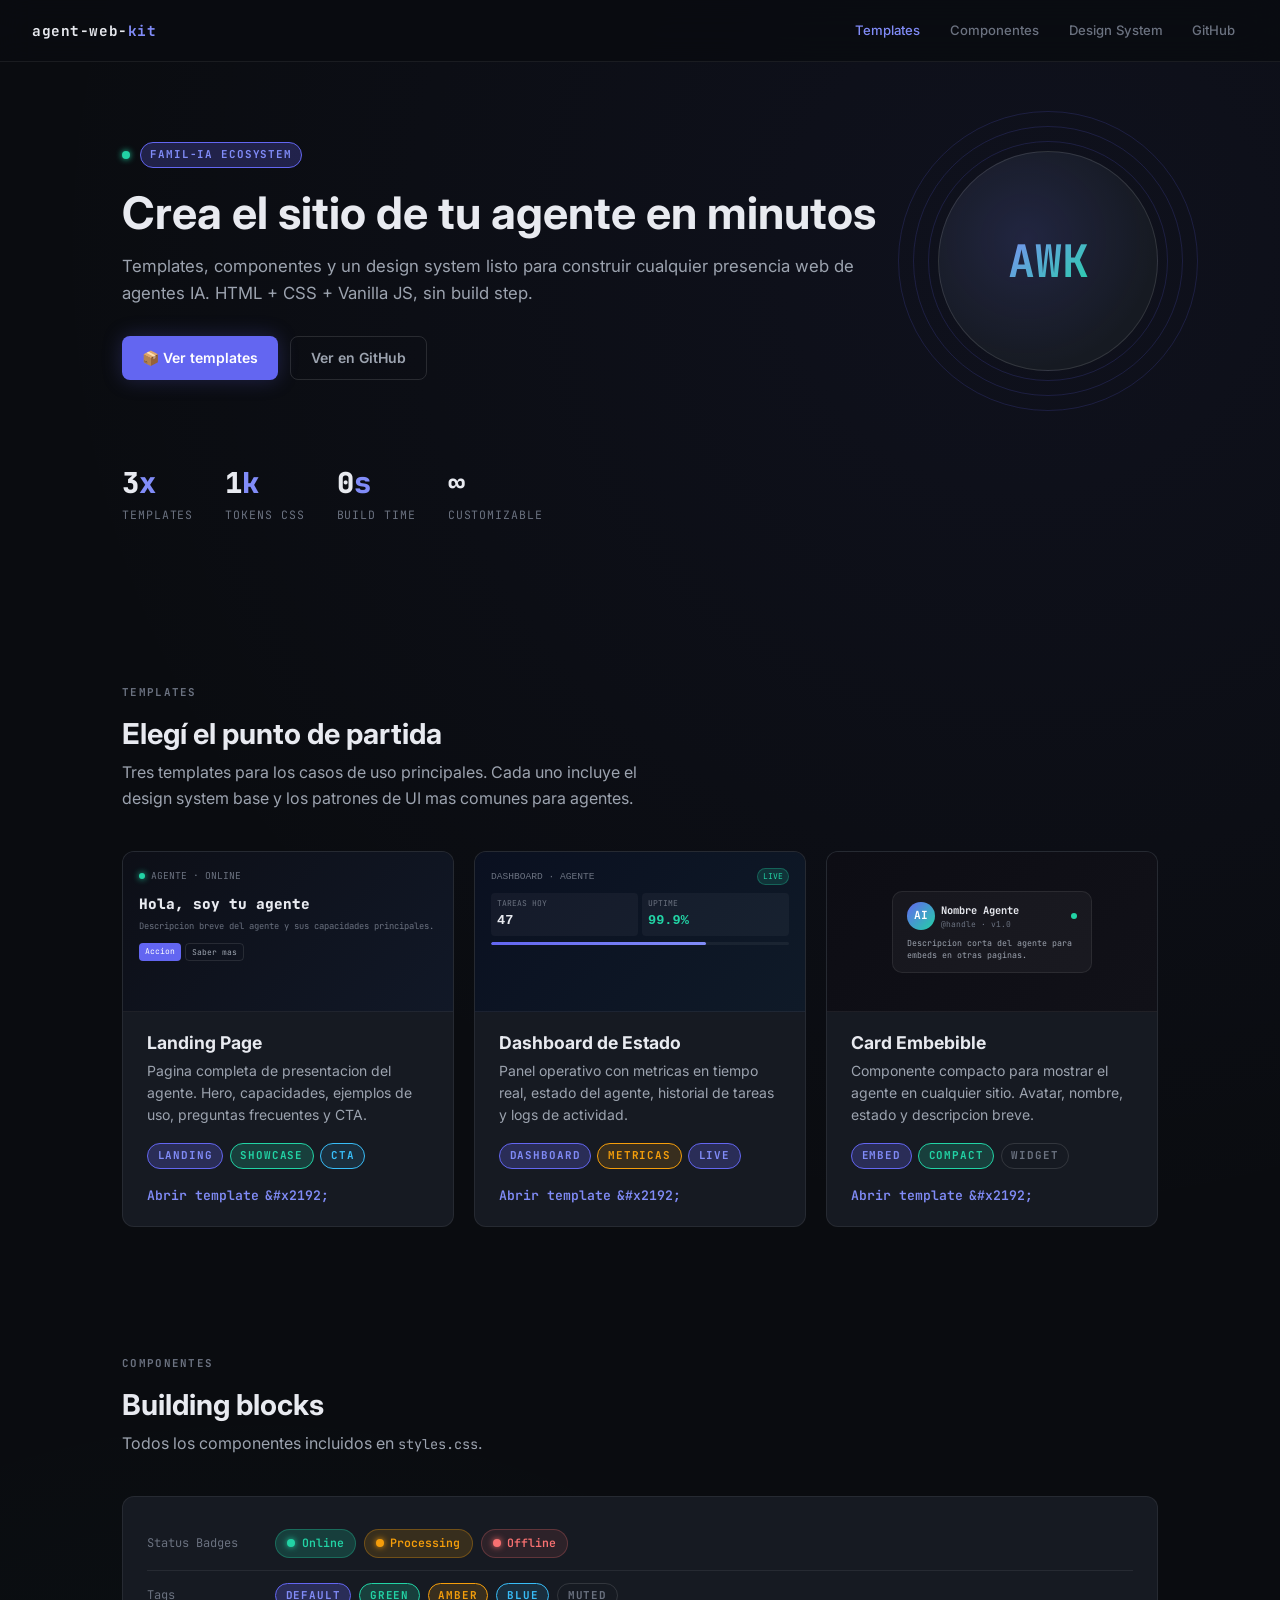
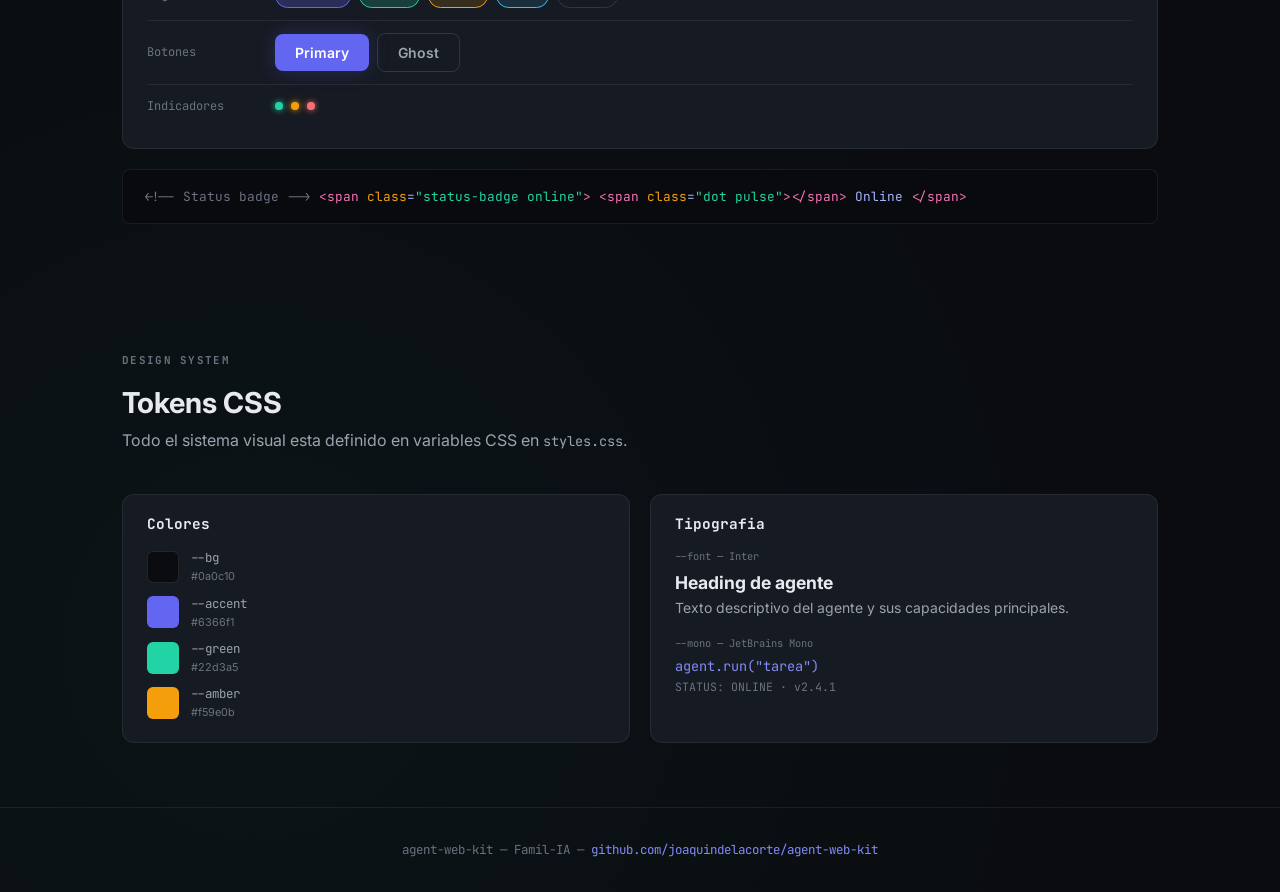
<file: index.html>
<!DOCTYPE html>
<html lang="es" data-theme="dark">
<head>
<meta charset="UTF-8">
<meta name="viewport" content="width=device-width, initial-scale=1.0">
<title>Agent Web Kit — Famil-IA</title>
<link rel="stylesheet" href="styles.css">
<style>
.hero {
  max-width: 1100px; margin: 0 auto;
  padding: 5rem 2rem 3rem;
  display: grid; grid-template-columns: 1fr auto; gap: 2rem; align-items: center;
}
.hero-eyebrow { display: flex; align-items: center; gap: .6rem; margin-bottom: 1.2rem; }
.hero h1 { margin-bottom: .8rem; }
.hero p  { font-size: 1.05rem; margin-bottom: 1.8rem; }
.hero-actions { display: flex; gap: .75rem; flex-wrap: wrap; }
.hero-visual {
  width: 220px; height: 220px;
  background: radial-gradient(circle at 40% 40%, rgba(99,102,241,.15), transparent 70%),
              var(--card);
  border: 1px solid var(--border-mid);
  border-radius: 50%;
  display: flex; align-items: center; justify-content: center;
  position: relative; flex-shrink: 0;
}
.hero-visual .logo-inner {
  font-family: var(--mono); font-size: 2.8rem; font-weight: 700;
  background: linear-gradient(135deg, var(--accent-mid), var(--green));
  -webkit-background-clip: text; -webkit-text-fill-color: transparent;
}
.ring {
  position: absolute; border-radius: 50%;
  border: 1px solid rgba(99,102,241,.18);
  animation: ring-pulse 3s ease-in-out infinite;
}
.ring-1 { width: 240px; height: 240px; animation-delay: 0s; }
.ring-2 { width: 270px; height: 270px; animation-delay: .8s; }
.ring-3 { width: 300px; height: 300px; animation-delay: 1.6s; }
@keyframes ring-pulse {
  0%,100% { opacity: .3; }
  50%      { opacity: .08; }
}

.template-grid { grid-template-columns: repeat(auto-fit, minmax(300px,1fr)); }
.template-card {
  background: var(--card); border: 1px solid var(--border);
  border-radius: var(--radius); overflow: hidden;
  transition: border-color .2s, transform .2s, box-shadow .2s;
  display: flex; flex-direction: column;
}
.template-card:hover {
  border-color: var(--accent);
  transform: translateY(-2px);
  box-shadow: 0 8px 32px var(--accent-glow);
}
.template-preview {
  height: 160px;
  background: #080a0e;
  display: flex; align-items: center; justify-content: center;
  border-bottom: 1px solid var(--border);
  font-family: var(--mono); font-size: .72rem; color: var(--muted);
  position: relative; overflow: hidden;
}
.preview-landing {
  background: linear-gradient(135deg, #0d0f17 0%, #111827 100%);
}
.preview-dashboard {
  background: linear-gradient(135deg, #0a1020 0%, #0f1a28 100%);
}
.preview-card {
  background: linear-gradient(135deg, #0d0d14 0%, #111118 100%);
}
.preview-mini { width: 100%; height: 100%; padding: 1rem; position: relative; }
.template-body { padding: 1.25rem 1.5rem; flex: 1; display: flex; flex-direction: column; }
.template-body h3 { margin-bottom: .4rem; }
.template-body p  { font-size: .875rem; margin-bottom: 1rem; flex: 1; }
.template-tags { display: flex; gap: .4rem; flex-wrap: wrap; margin-bottom: 1rem; }
.template-link {
  display: inline-flex; align-items: center; gap: .4rem;
  font-size: .82rem; font-weight: 600; color: var(--accent-mid);
  font-family: var(--mono);
}
.template-link:hover { color: var(--ink); }
.template-link::after { content: '&#x2192;'; }

/* Components section */
.comp-row { display: flex; gap: .5rem; flex-wrap: wrap; align-items: center; padding: .75rem 0; border-bottom: 1px solid var(--border); }
.comp-row:last-child { border-bottom: none; }
.comp-label { width: 120px; font-size: .75rem; color: var(--muted); font-family: var(--mono); flex-shrink: 0; }
.comp-demo { display: flex; gap: .5rem; flex-wrap: wrap; align-items: center; }

/* Stats */
.stats-row { display: flex; gap: 2rem; flex-wrap: wrap; margin: 2rem 0; }
.stat-item { }
.stat-val { font-size: 1.8rem; font-weight: 800; font-family: var(--mono); color: var(--ink); }
.stat-val span { color: var(--accent-mid); }
.stat-label { font-size: .72rem; color: var(--muted); font-family: var(--mono); text-transform: uppercase; letter-spacing: .08em; }

@media (max-width: 700px) {
  .hero { grid-template-columns: 1fr; }
  .hero-visual { display: none; }
}
</style>
</head>
<body>

<nav class="nav">
  <div class="nav-brand">agent-web-<span>kit</span></div>
  <div class="nav-links">
    <a href="#templates" class="active"><span>Templates</span></a>
    <a href="#components"><span>Componentes</span></a>
    <a href="#design"><span>Design System</span></a>
    <a href="https://github.com/joaquindelacorte/agent-web-kit" target="_blank" rel="noopener">
      <span>GitHub</span>
    </a>
  </div>
</nav>

<!-- HERO -->
<section class="hero fade-in">
  <div>
    <div class="hero-eyebrow">
      <span class="dot pulse"></span>
      <span class="tag">Famil-IA Ecosystem</span>
    </div>
    <h1>Crea el sitio de tu agente en minutos</h1>
    <p>Templates, componentes y un design system listo para construir cualquier presencia web de agentes IA. HTML + CSS + Vanilla JS, sin build step.</p>
    <div class="hero-actions">
      <a href="#templates" class="btn btn-primary">&#x1F4E6; Ver templates</a>
      <a href="https://github.com/joaquindelacorte/agent-web-kit" class="btn btn-ghost" target="_blank" rel="noopener">Ver en GitHub</a>
    </div>
  </div>
  <div class="hero-visual">
    <div class="ring ring-1"></div>
    <div class="ring ring-2"></div>
    <div class="ring ring-3"></div>
    <div class="logo-inner">AWK</div>
  </div>
</section>

<!-- STATS -->
<div class="section" style="padding-top:0">
  <div class="stats-row">
    <div class="stat-item">
      <div class="stat-val">3<span>x</span></div>
      <div class="stat-label">Templates</div>
    </div>
    <div class="stat-item">
      <div class="stat-val">1<span>k</span></div>
      <div class="stat-label">Tokens CSS</div>
    </div>
    <div class="stat-item">
      <div class="stat-val">0<span>s</span></div>
      <div class="stat-label">Build time</div>
    </div>
    <div class="stat-item">
      <div class="stat-val">&#x221E;</div>
      <div class="stat-label">Customizable</div>
    </div>
  </div>
</div>

<!-- TEMPLATES -->
<section class="section" id="templates">
  <div class="section-label">Templates</div>
  <h2 class="section-title">Elegí el punto de partida</h2>
  <p class="section-subtitle">Tres templates para los casos de uso principales. Cada uno incluye el design system base y los patrones de UI mas comunes para agentes.</p>

  <div class="grid template-grid">

    <!-- Landing -->
    <div class="template-card">
      <div class="template-preview preview-landing">
        <div class="preview-mini">
          <div style="display:flex;align-items:center;gap:6px;margin-bottom:8px">
            <div style="width:6px;height:6px;border-radius:50%;background:#22d3a5;box-shadow:0 0 6px #22d3a5"></div>
            <div style="font-size:.6rem;color:#6b7280">AGENTE · ONLINE</div>
          </div>
          <div style="font-size:.9rem;font-weight:800;color:#e8eaf0;margin-bottom:4px">Hola, soy tu agente</div>
          <div style="font-size:.55rem;color:#6b7280;margin-bottom:10px">Descripcion breve del agente y sus capacidades principales.</div>
          <div style="display:flex;gap:4px">
            <div style="background:#6366f1;color:#fff;font-size:.5rem;padding:2px 6px;border-radius:4px">Accion</div>
            <div style="border:1px solid rgba(255,255,255,.1);color:#9ca3af;font-size:.5rem;padding:2px 6px;border-radius:4px">Saber mas</div>
          </div>
        </div>
      </div>
      <div class="template-body">
        <h3>Landing Page</h3>
        <p>Pagina completa de presentacion del agente. Hero, capacidades, ejemplos de uso, preguntas frecuentes y CTA.</p>
        <div class="template-tags">
          <span class="tag">Landing</span>
          <span class="tag green">Showcase</span>
          <span class="tag blue">CTA</span>
        </div>
        <a href="templates/landing/" class="template-link">Abrir template</a>
      </div>
    </div>

    <!-- Dashboard -->
    <div class="template-card">
      <div class="template-preview preview-dashboard">
        <div class="preview-mini">
          <div style="display:flex;justify-content:space-between;align-items:center;margin-bottom:8px">
            <div style="font-size:.6rem;font-family:monospace;color:#6b7280">DASHBOARD · AGENTE</div>
            <div style="font-size:.5rem;background:rgba(34,211,165,.15);color:#22d3a5;padding:1px 5px;border-radius:99px;border:1px solid rgba(34,211,165,.3)">LIVE</div>
          </div>
          <div style="display:grid;grid-template-columns:1fr 1fr;gap:4px;margin-bottom:6px">
            <div style="background:rgba(255,255,255,.04);border-radius:4px;padding:4px 6px">
              <div style="font-size:.5rem;color:#6b7280">TAREAS HOY</div>
              <div style="font-size:.85rem;font-weight:700;color:#e8eaf0;font-family:monospace">47</div>
            </div>
            <div style="background:rgba(255,255,255,.04);border-radius:4px;padding:4px 6px">
              <div style="font-size:.5rem;color:#6b7280">UPTIME</div>
              <div style="font-size:.85rem;font-weight:700;color:#22d3a5;font-family:monospace">99.9%</div>
            </div>
          </div>
          <div style="height:3px;background:rgba(255,255,255,.05);border-radius:99px;overflow:hidden">
            <div style="width:72%;height:100%;background:linear-gradient(90deg,#6366f1,#818cf8);border-radius:99px"></div>
          </div>
        </div>
      </div>
      <div class="template-body">
        <h3>Dashboard de Estado</h3>
        <p>Panel operativo con metricas en tiempo real, estado del agente, historial de tareas y logs de actividad.</p>
        <div class="template-tags">
          <span class="tag">Dashboard</span>
          <span class="tag amber">Metricas</span>
          <span class="tag">Live</span>
        </div>
        <a href="templates/dashboard/" class="template-link">Abrir template</a>
      </div>
    </div>

    <!-- Card embed -->
    <div class="template-card">
      <div class="template-preview preview-card">
        <div class="preview-mini" style="display:flex;align-items:center;justify-content:center">
          <div style="background:rgba(255,255,255,.04);border:1px solid rgba(255,255,255,.08);border-radius:10px;padding:10px 14px;width:90%;max-width:200px">
            <div style="display:flex;align-items:center;gap:6px;margin-bottom:6px">
              <div style="width:28px;height:28px;border-radius:50%;background:linear-gradient(135deg,#6366f1,#22d3a5);display:flex;align-items:center;justify-content:center;font-size:.7rem;font-weight:700;color:#fff">AI</div>
              <div>
                <div style="font-size:.65rem;font-weight:700;color:#e8eaf0">Nombre Agente</div>
                <div style="font-size:.5rem;color:#6b7280">@handle · v1.0</div>
              </div>
              <div style="margin-left:auto;width:6px;height:6px;border-radius:50%;background:#22d3a5"></div>
            </div>
            <div style="font-size:.52rem;color:#9ca3af;line-height:1.5">Descripcion corta del agente para embeds en otras paginas.</div>
          </div>
        </div>
      </div>
      <div class="template-body">
        <h3>Card Embebible</h3>
        <p>Componente compacto para mostrar el agente en cualquier sitio. Avatar, nombre, estado y descripcion breve.</p>
        <div class="template-tags">
          <span class="tag">Embed</span>
          <span class="tag green">Compact</span>
          <span class="tag muted">Widget</span>
        </div>
        <a href="templates/card/" class="template-link">Abrir template</a>
      </div>
    </div>

  </div>
</section>

<!-- COMPONENTS -->
<section class="section" id="components">
  <div class="section-label">Componentes</div>
  <h2 class="section-title">Building blocks</h2>
  <p class="section-subtitle">Todos los componentes incluidos en <code>styles.css</code>.</p>

  <div class="card" style="margin-bottom:1.25rem">
    <div class="comp-row">
      <div class="comp-label">Status Badges</div>
      <div class="comp-demo">
        <span class="status-badge online"><span class="dot pulse"></span> Online</span>
        <span class="status-badge busy"><span class="dot amber"></span> Processing</span>
        <span class="status-badge offline"><span class="dot red"></span> Offline</span>
      </div>
    </div>
    <div class="comp-row">
      <div class="comp-label">Tags</div>
      <div class="comp-demo">
        <span class="tag">Default</span>
        <span class="tag green">Green</span>
        <span class="tag amber">Amber</span>
        <span class="tag blue">Blue</span>
        <span class="tag muted">Muted</span>
      </div>
    </div>
    <div class="comp-row">
      <div class="comp-label">Botones</div>
      <div class="comp-demo">
        <button class="btn btn-primary">Primary</button>
        <button class="btn btn-ghost">Ghost</button>
      </div>
    </div>
    <div class="comp-row">
      <div class="comp-label">Indicadores</div>
      <div class="comp-demo">
        <span class="dot pulse"></span>
        <span class="dot amber"></span>
        <span class="dot red"></span>
      </div>
    </div>
  </div>

  <div class="codeblock">
<span class="cm">&lt;!-- Status badge --&gt;</span>
<span class="ck">&lt;span</span> <span class="cv">class</span>=<span class="cs">"status-badge online"</span><span class="ck">&gt;</span>
  <span class="ck">&lt;span</span> <span class="cv">class</span>=<span class="cs">"dot pulse"</span><span class="ck">&gt;&lt;/span&gt;</span> Online
<span class="ck">&lt;/span&gt;</span>
  </div>
</section>

<!-- DESIGN SYSTEM -->
<section class="section" id="design">
  <div class="section-label">Design System</div>
  <h2 class="section-title">Tokens CSS</h2>
  <p class="section-subtitle">Todo el sistema visual esta definido en variables CSS en <code>styles.css</code>.</p>

  <div class="grid g2">
    <div class="card">
      <h3 style="margin-bottom:1rem;font-size:.9rem;font-family:var(--mono)">Colores</h3>
      <div style="display:flex;flex-direction:column;gap:.5rem">
        <div style="display:flex;align-items:center;gap:.75rem">
          <div style="width:32px;height:32px;border-radius:6px;background:#0a0c10;border:1px solid rgba(255,255,255,.1)"></div>
          <div><div style="font-size:.78rem;font-family:var(--mono);color:var(--soft)">--bg</div><div style="font-size:.68rem;color:var(--muted)">#0a0c10</div></div>
        </div>
        <div style="display:flex;align-items:center;gap:.75rem">
          <div style="width:32px;height:32px;border-radius:6px;background:#6366f1"></div>
          <div><div style="font-size:.78rem;font-family:var(--mono);color:var(--soft)">--accent</div><div style="font-size:.68rem;color:var(--muted)">#6366f1</div></div>
        </div>
        <div style="display:flex;align-items:center;gap:.75rem">
          <div style="width:32px;height:32px;border-radius:6px;background:#22d3a5"></div>
          <div><div style="font-size:.78rem;font-family:var(--mono);color:var(--soft)">--green</div><div style="font-size:.68rem;color:var(--muted)">#22d3a5</div></div>
        </div>
        <div style="display:flex;align-items:center;gap:.75rem">
          <div style="width:32px;height:32px;border-radius:6px;background:#f59e0b"></div>
          <div><div style="font-size:.78rem;font-family:var(--mono);color:var(--soft)">--amber</div><div style="font-size:.68rem;color:var(--muted)">#f59e0b</div></div>
        </div>
      </div>
    </div>
    <div class="card">
      <h3 style="margin-bottom:1rem;font-size:.9rem;font-family:var(--mono)">Tipografia</h3>
      <div style="display:flex;flex-direction:column;gap:1rem">
        <div>
          <div style="font-family:var(--mono);font-size:.65rem;color:var(--muted);margin-bottom:.25rem">--font — Inter</div>
          <div style="font-size:1.1rem;font-weight:700">Heading de agente</div>
          <div style="font-size:.875rem;color:var(--soft)">Texto descriptivo del agente y sus capacidades principales.</div>
        </div>
        <div>
          <div style="font-family:var(--mono);font-size:.65rem;color:var(--muted);margin-bottom:.25rem">--mono — JetBrains Mono</div>
          <div style="font-family:var(--mono);font-size:.85rem;color:var(--accent-mid)">agent.run("tarea")</div>
          <div style="font-family:var(--mono);font-size:.72rem;color:var(--muted)">STATUS: ONLINE · v2.4.1</div>
        </div>
      </div>
    </div>
  </div>
</section>

<footer class="footer">
  agent-web-kit &mdash; Famil-IA &mdash;
  <a href="https://github.com/joaquindelacorte/agent-web-kit" target="_blank" rel="noopener">github.com/joaquindelacorte/agent-web-kit</a>
</footer>

</body>
</html>
</file>
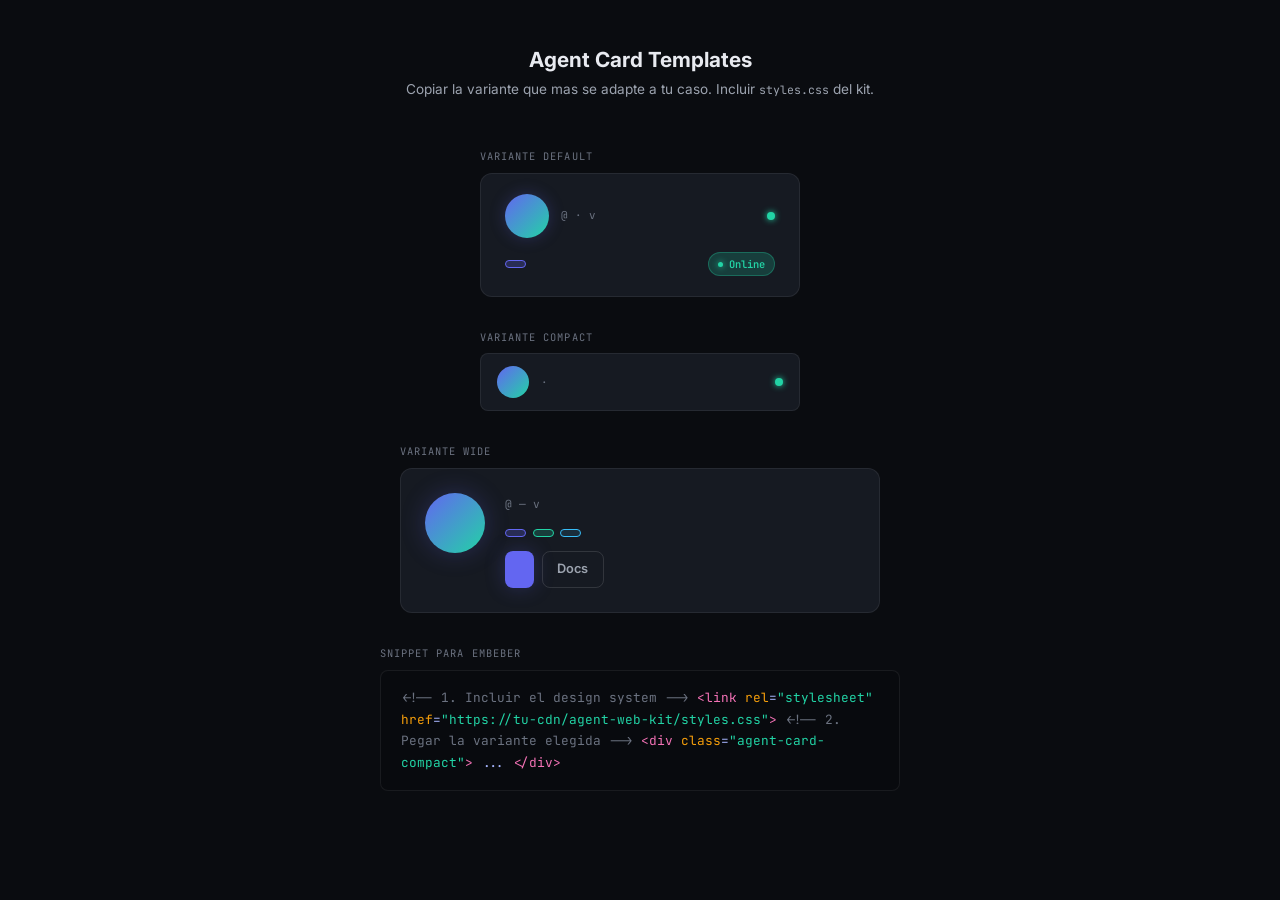
<file: templates/card/index.html>
<!DOCTYPE html>
<html lang="es">
<head>
<meta charset="UTF-8">
<meta name="viewport" content="width=device-width, initial-scale=1.0">
<title>Agent Card — <!-- AGENT_NAME --></title>
<link rel="stylesheet" href="../../styles.css">
<style>
body {
  display: flex; flex-direction: column;
  align-items: center; justify-content: flex-start;
  padding: 3rem 1rem; gap: 2rem;
  background: var(--bg);
}

/* ── Variante DEFAULT ── */
.agent-card {
  background: var(--card);
  border: 1px solid var(--border);
  border-radius: var(--radius);
  padding: 1.25rem 1.5rem;
  width: 320px;
  transition: border-color .2s, box-shadow .2s;
}
.agent-card:hover {
  border-color: var(--accent);
  box-shadow: 0 0 24px var(--accent-glow);
}
.card-header {
  display: flex; align-items: center; gap: .75rem;
  margin-bottom: .9rem;
}
.card-avatar {
  width: 44px; height: 44px; border-radius: 50%; flex-shrink: 0;
  background: linear-gradient(135deg, var(--accent), var(--green));
  display: flex; align-items: center; justify-content: center;
  font-family: var(--mono); font-weight: 700; font-size: 1rem; color: #fff;
  box-shadow: 0 0 16px var(--accent-glow);
}
.card-identity { flex: 1; }
.card-name { font-weight: 700; font-size: .95rem; }
.card-handle { font-family: var(--mono); font-size: .68rem; color: var(--muted); }
.card-desc { font-size: .82rem; color: var(--soft); line-height: 1.5; margin-bottom: .9rem; }
.card-footer { display: flex; align-items: center; justify-content: space-between; }
.card-meta { display: flex; gap: .5rem; align-items: center; }

/* ── Variante COMPACT ── */
.agent-card-compact {
  background: var(--card);
  border: 1px solid var(--border);
  border-radius: var(--radius-sm);
  padding: .75rem 1rem;
  display: flex; align-items: center; gap: .75rem;
  width: 320px;
  transition: border-color .2s;
}
.agent-card-compact:hover { border-color: var(--accent); }
.compact-avatar {
  width: 32px; height: 32px; border-radius: 50%; flex-shrink: 0;
  background: linear-gradient(135deg, var(--accent), var(--green));
  display: flex; align-items: center; justify-content: center;
  font-family: var(--mono); font-weight: 700; font-size: .75rem; color: #fff;
}
.compact-body { flex: 1; }
.compact-name { font-size: .82rem; font-weight: 700; }
.compact-sub  { font-size: .68rem; color: var(--muted); font-family: var(--mono); }

/* ── Variante WIDE ── */
.agent-card-wide {
  background: var(--card);
  border: 1px solid var(--border);
  border-radius: var(--radius);
  padding: 1.5rem;
  width: 480px; max-width: 100%;
  display: grid; grid-template-columns: auto 1fr;
  gap: 1.25rem; align-items: start;
}
.wide-avatar {
  width: 60px; height: 60px; border-radius: 50%;
  background: linear-gradient(135deg, var(--accent), var(--green));
  display: flex; align-items: center; justify-content: center;
  font-family: var(--mono); font-weight: 700; font-size: 1.2rem; color: #fff;
  box-shadow: 0 0 24px var(--accent-glow);
}
.wide-body {}
.wide-name { font-size: 1.1rem; font-weight: 700; margin-bottom: .2rem; }
.wide-handle { font-family: var(--mono); font-size: .7rem; color: var(--muted); margin-bottom: .6rem; }
.wide-desc { font-size: .85rem; color: var(--soft); margin-bottom: .9rem; }
.wide-tags { display: flex; gap: .4rem; flex-wrap: wrap; margin-bottom: .9rem; }
.wide-actions { display: flex; gap: .5rem; }

/* Labels de sección de ejemplo */
.example-label {
  font-family: var(--mono); font-size: .65rem; text-transform: uppercase;
  letter-spacing: .1em; color: var(--muted); margin-bottom: .5rem;
}
</style>
</head>
<body>

<div style="text-align:center;max-width:520px;margin-bottom:1rem">
  <h1 style="font-size:1.3rem;margin-bottom:.35rem">Agent Card Templates</h1>
  <p style="font-size:.85rem">Copiar la variante que mas se adapte a tu caso. Incluir <code>styles.css</code> del kit.</p>
</div>

<!-- DEFAULT CARD -->
<div>
  <div class="example-label">Variante Default</div>
  <div class="agent-card">
    <div class="card-header">
      <div class="card-avatar"><!-- AGENT_INITIAL --></div>
      <div class="card-identity">
        <div class="card-name"><!-- AGENT_NAME --></div>
        <div class="card-handle">@<!-- AGENT_HANDLE --> &middot; v<!-- AGENT_VERSION --></div>
      </div>
      <span class="dot pulse" style="flex-shrink:0"></span>
    </div>
    <div class="card-desc"><!-- AGENT_SHORT_DESC --></div>
    <div class="card-footer">
      <div class="card-meta">
        <span class="tag"><!-- AGENT_CAT --></span>
      </div>
      <span class="status-badge online" style="font-size:.65rem;padding:.15rem .55rem">
        <span class="dot" style="width:5px;height:5px"></span> Online
      </span>
    </div>
  </div>
</div>

<!-- COMPACT CARD -->
<div>
  <div class="example-label">Variante Compact</div>
  <div class="agent-card-compact">
    <div class="compact-avatar"><!-- AGENT_INITIAL --></div>
    <div class="compact-body">
      <div class="compact-name"><!-- AGENT_NAME --></div>
      <div class="compact-sub"><!-- AGENT_HANDLE --> &middot; <!-- AGENT_CAT --></div>
    </div>
    <span class="dot pulse"></span>
  </div>
</div>

<!-- WIDE CARD -->
<div>
  <div class="example-label">Variante Wide</div>
  <div class="agent-card-wide">
    <div class="wide-avatar"><!-- AGENT_INITIAL --></div>
    <div class="wide-body">
      <div class="wide-name"><!-- AGENT_NAME --></div>
      <div class="wide-handle">@<!-- AGENT_HANDLE --> &mdash; v<!-- AGENT_VERSION --></div>
      <div class="wide-desc"><!-- AGENT_DESC --></div>
      <div class="wide-tags">
        <span class="tag"><!-- TAG1 --></span>
        <span class="tag green"><!-- TAG2 --></span>
        <span class="tag blue"><!-- TAG3 --></span>
      </div>
      <div class="wide-actions">
        <a href="<!-- CTA_URL -->" class="btn btn-primary" style="font-size:.8rem;padding:.45rem .9rem"><!-- CTA_LABEL --></a>
        <a href="<!-- DOCS_URL -->" class="btn btn-ghost" style="font-size:.8rem;padding:.45rem .9rem">Docs</a>
      </div>
    </div>
  </div>
</div>

<!-- EMBED SNIPPET -->
<div style="width:100%;max-width:520px">
  <div class="example-label">Snippet para embeber</div>
  <div class="codeblock">
<span class="cm">&lt;!-- 1. Incluir el design system --&gt;</span>
<span class="ck">&lt;link</span> <span class="cv">rel</span>=<span class="cs">"stylesheet"</span>
      <span class="cv">href</span>=<span class="cs">"https://tu-cdn/agent-web-kit/styles.css"</span><span class="ck">&gt;</span>

<span class="cm">&lt;!-- 2. Pegar la variante elegida --&gt;</span>
<span class="ck">&lt;div</span> <span class="cv">class</span>=<span class="cs">"agent-card-compact"</span><span class="ck">&gt;</span>
  ...
<span class="ck">&lt;/div&gt;</span>
  </div>
</div>

</body>
</html>
</file>
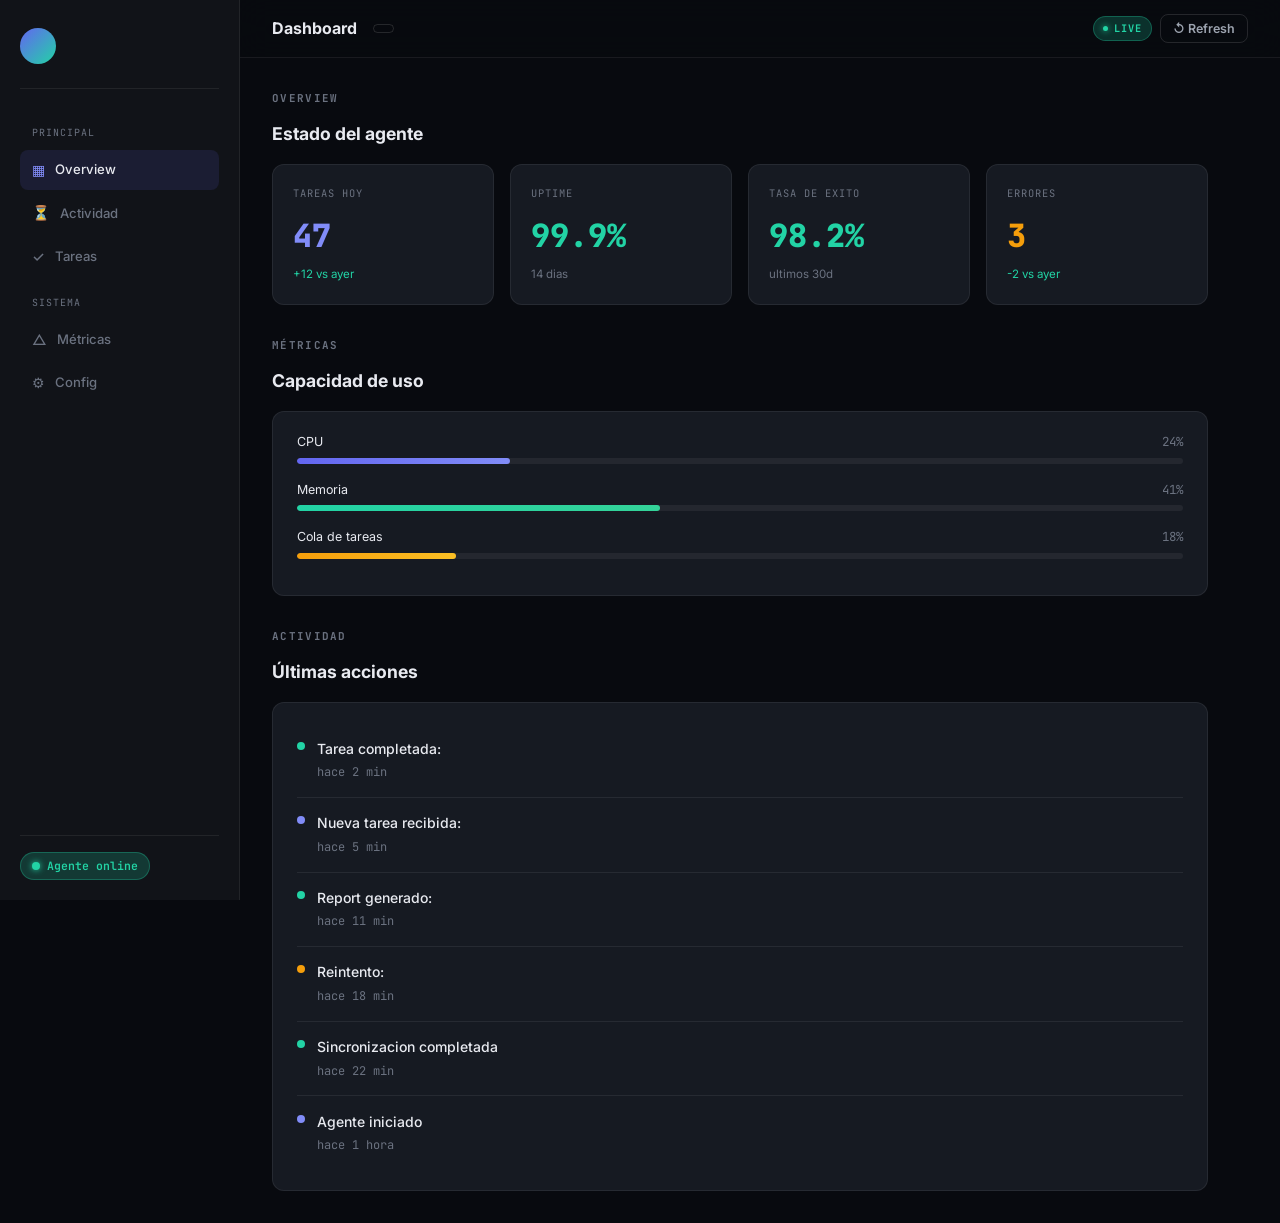
<file: templates/dashboard/index.html>
<!DOCTYPE html>
<html lang="es">
<head>
<meta charset="UTF-8">
<meta name="viewport" content="width=device-width, initial-scale=1.0">
<title><!-- AGENT_NAME --> Dashboard</title>
<link rel="stylesheet" href="../../styles.css">
<style>
body { background: #080a0f; }

.dash-layout {
  display: grid;
  grid-template-columns: 240px 1fr;
  min-height: 100vh;
}

/* Sidebar */
.sidebar {
  background: var(--surface);
  border-right: 1px solid var(--border);
  padding: 1.25rem;
  display: flex; flex-direction: column;
  position: sticky; top: 0; height: 100vh; overflow-y: auto;
}
.sidebar-brand {
  display: flex; align-items: center; gap: .75rem;
  padding: .5rem 0 1.5rem;
  border-bottom: 1px solid var(--border);
  margin-bottom: 1.25rem;
}
.sidebar-avatar {
  width: 36px; height: 36px; border-radius: 50%;
  background: linear-gradient(135deg, var(--accent), var(--green));
  display: flex; align-items: center; justify-content: center;
  font-family: var(--mono); font-size: .85rem; font-weight: 700; color: #fff;
  flex-shrink: 0;
}
.sidebar-name { font-size: .85rem; font-weight: 700; }
.sidebar-handle { font-size: .68rem; color: var(--muted); font-family: var(--mono); }
.sidebar-nav { display: flex; flex-direction: column; gap: .15rem; }
.sidebar-nav a {
  display: flex; align-items: center; gap: .6rem;
  padding: .55rem .75rem; border-radius: var(--radius-sm);
  font-size: .82rem; font-weight: 500; color: var(--muted);
  transition: all .15s;
}
.sidebar-nav a:hover { color: var(--ink); background: rgba(255,255,255,.05); }
.sidebar-nav a.active { color: var(--ink); background: rgba(99,102,241,.12); }
.sidebar-nav a.active .nav-icon { color: var(--accent-mid); }
.nav-icon { font-size: .9rem; }
.sidebar-section { font-family: var(--mono); font-size: .62rem; text-transform: uppercase; letter-spacing: .1em; color: var(--muted); padding: 1rem .75rem .4rem; }
.sidebar-footer { margin-top: auto; padding-top: 1rem; border-top: 1px solid var(--border); }

/* Main */
.dash-main { overflow-y: auto; }
.dash-topbar {
  position: sticky; top: 0; z-index: 20;
  background: rgba(8,10,15,.9); backdrop-filter: blur(16px);
  border-bottom: 1px solid var(--border);
  padding: .9rem 2rem;
  display: flex; align-items: center; gap: 1rem;
}
.dash-topbar h1 { font-size: 1rem; font-weight: 700; }
.dash-topbar .ml-auto { margin-left: auto; display: flex; gap: .5rem; align-items: center; }
.dash-content { padding: 2rem; max-width: 1000px; }

/* KPI cards */
.kpi-grid { display: grid; grid-template-columns: repeat(auto-fit,minmax(180px,1fr)); gap: 1rem; margin-bottom: 2rem; }
.kpi-card {
  background: var(--card); border: 1px solid var(--border);
  border-radius: var(--radius); padding: 1.25rem;
}
.kpi-label { font-family: var(--mono); font-size: .65rem; text-transform: uppercase; letter-spacing: .1em; color: var(--muted); margin-bottom: .5rem; }
.kpi-value { font-size: 2rem; font-weight: 800; font-family: var(--mono); margin-bottom: .25rem; }
.kpi-value.accent { color: var(--accent-mid); }
.kpi-value.green  { color: var(--green); }
.kpi-value.amber  { color: var(--amber); }
.kpi-delta { font-size: .72rem; color: var(--muted); }
.kpi-delta.up   { color: var(--green); }
.kpi-delta.down { color: var(--red); }

/* Activity list */
.activity-list { display: flex; flex-direction: column; }
.activity-item {
  display: flex; align-items: flex-start; gap: .75rem;
  padding: .9rem 0; border-bottom: 1px solid var(--border);
}
.activity-item:last-child { border-bottom: none; }
.activity-dot {
  width: 8px; height: 8px; border-radius: 50%;
  margin-top: 4px; flex-shrink: 0;
}
.activity-dot.success { background: var(--green); }
.activity-dot.warn    { background: var(--amber); }
.activity-dot.info    { background: var(--accent-mid); }
.activity-body { flex: 1; }
.activity-title { font-size: .875rem; font-weight: 500; margin-bottom: .2rem; }
.activity-meta  { font-size: .75rem; color: var(--muted); font-family: var(--mono); }

/* Progress bar */
.prog-row { display: flex; flex-direction: column; gap: .35rem; margin-bottom: 1rem; }
.prog-label { display: flex; justify-content: space-between; align-items: center; font-size: .78rem; }
.prog-label span:last-child { font-family: var(--mono); color: var(--muted); }
.prog-track { height: 6px; background: rgba(255,255,255,.06); border-radius: 99px; overflow: hidden; }
.prog-fill { height: 100%; border-radius: 99px; background: linear-gradient(90deg, var(--accent), var(--accent-mid)); }
.prog-fill.green { background: linear-gradient(90deg, var(--green), #34d399); }
.prog-fill.amber { background: linear-gradient(90deg, var(--amber), #fbbf24); }

/* Live indicator */
.live-badge {
  display: inline-flex; align-items: center; gap: .35rem;
  font-family: var(--mono); font-size: .65rem; font-weight: 700;
  letter-spacing: .08em; text-transform: uppercase;
  color: var(--green); background: var(--green-glow);
  border: 1px solid rgba(34,211,165,.3);
  padding: .2rem .6rem; border-radius: 99px;
}

@media (max-width: 700px) {
  .dash-layout { grid-template-columns: 1fr; }
  .sidebar { display: none; }
}
</style>
</head>
<body>

<div class="dash-layout">

  <!-- SIDEBAR -->
  <aside class="sidebar">
    <div class="sidebar-brand">
      <div class="sidebar-avatar"><!-- AGENT_INITIAL --></div>
      <div>
        <div class="sidebar-name"><!-- AGENT_NAME --></div>
        <div class="sidebar-handle"><!-- AGENT_HANDLE --></div>
      </div>
    </div>

    <nav class="sidebar-nav">
      <div class="sidebar-section">Principal</div>
      <a href="#overview" class="active">
        <span class="nav-icon">&#x25A6;</span> Overview
      </a>
      <a href="#activity">
        <span class="nav-icon">&#x23F3;</span> Actividad
      </a>
      <a href="#tasks">
        <span class="nav-icon">&#x2713;</span> Tareas
      </a>

      <div class="sidebar-section">Sistema</div>
      <a href="#metrics">
        <span class="nav-icon">&#x25B3;</span> M&#x00E9;tricas
      </a>
      <a href="#config">
        <span class="nav-icon">&#x2699;</span> Config
      </a>
    </nav>

    <div class="sidebar-footer">
      <div class="status-badge online">
        <span class="dot pulse"></span> Agente online
      </div>
    </div>
  </aside>

  <!-- MAIN -->
  <main class="dash-main">
    <div class="dash-topbar">
      <h1>Dashboard</h1>
      <span class="tag muted"><!-- AGENT_ENV --></span>
      <div class="ml-auto">
        <span class="live-badge"><span class="dot pulse" style="width:5px;height:5px"></span>LIVE</span>
        <button class="btn btn-ghost" style="padding:.35rem .75rem;font-size:.78rem">&#x21BA; Refresh</button>
      </div>
    </div>

    <div class="dash-content">

      <!-- KPIs -->
      <section id="overview">
        <div style="margin-bottom:1.25rem">
          <div class="section-label">Overview</div>
          <h2 style="font-size:1.1rem">Estado del agente</h2>
        </div>
        <div class="kpi-grid">
          <div class="kpi-card">
            <div class="kpi-label">Tareas hoy</div>
            <div class="kpi-value accent" id="kpi-tasks">--</div>
            <div class="kpi-delta up" id="kpi-tasks-delta">cargando...</div>
          </div>
          <div class="kpi-card">
            <div class="kpi-label">Uptime</div>
            <div class="kpi-value green" id="kpi-uptime">--</div>
            <div class="kpi-delta" id="kpi-uptime-d">&#x221E; dias</div>
          </div>
          <div class="kpi-card">
            <div class="kpi-label">Tasa de exito</div>
            <div class="kpi-value green" id="kpi-success">--</div>
            <div class="kpi-delta" id="kpi-success-d">ultimos 30d</div>
          </div>
          <div class="kpi-card">
            <div class="kpi-label">Errores</div>
            <div class="kpi-value amber" id="kpi-errors">--</div>
            <div class="kpi-delta up" id="kpi-errors-d">cargando...</div>
          </div>
        </div>
      </section>

      <!-- METRICS -->
      <section id="metrics" style="margin-bottom:2rem">
        <div style="margin-bottom:1.25rem">
          <div class="section-label">M&#x00E9;tricas</div>
          <h2 style="font-size:1.1rem">Capacidad de uso</h2>
        </div>
        <div class="card">
          <div class="prog-row">
            <div class="prog-label"><span>CPU</span><span id="cpu-pct">--</span></div>
            <div class="prog-track"><div class="prog-fill" id="cpu-bar" style="width:0%"></div></div>
          </div>
          <div class="prog-row">
            <div class="prog-label"><span>Memoria</span><span id="mem-pct">--</span></div>
            <div class="prog-track"><div class="prog-fill green" id="mem-bar" style="width:0%"></div></div>
          </div>
          <div class="prog-row">
            <div class="prog-label"><span>Cola de tareas</span><span id="queue-pct">--</span></div>
            <div class="prog-track"><div class="prog-fill amber" id="queue-bar" style="width:0%"></div></div>
          </div>
        </div>
      </section>

      <!-- ACTIVITY -->
      <section id="activity">
        <div style="margin-bottom:1.25rem;display:flex;align-items:center;gap:1rem">
          <div>
            <div class="section-label">Actividad</div>
            <h2 style="font-size:1.1rem">&#xDA;ltimas acciones</h2>
          </div>
        </div>
        <div class="card">
          <div class="activity-list" id="activity-list">
            <!-- Populated by JS -->
          </div>
        </div>
      </section>

    </div><!-- /dash-content -->
  </main>
</div>

<script>
// ── Demo data — replace with real API calls ──
var AGENT_DATA = {
  tasks_today: 47,
  tasks_delta: '+12 vs ayer',
  uptime: '99.9%',
  uptime_days: '14 dias',
  success_rate: '98.2%',
  errors: 3,
  errors_delta: '-2 vs ayer',
  cpu: 24,
  mem: 41,
  queue: 18,
  activity: [
    { type: 'success', title: 'Tarea completada: <!-- SAMPLE_TASK_1 -->', time: 'hace 2 min' },
    { type: 'info',    title: 'Nueva tarea recibida: <!-- SAMPLE_TASK_2 -->', time: 'hace 5 min' },
    { type: 'success', title: 'Report generado: <!-- SAMPLE_REPORT -->', time: 'hace 11 min' },
    { type: 'warn',    title: 'Reintento: <!-- SAMPLE_RETRY -->', time: 'hace 18 min' },
    { type: 'success', title: 'Sincronizacion completada', time: 'hace 22 min' },
    { type: 'info',    title: 'Agente iniciado', time: 'hace 1 hora' }
  ]
};

function init() {
  document.getElementById('kpi-tasks').textContent = AGENT_DATA.tasks_today;
  document.getElementById('kpi-tasks-delta').textContent = AGENT_DATA.tasks_delta;
  document.getElementById('kpi-uptime').textContent = AGENT_DATA.uptime;
  document.getElementById('kpi-uptime-d').textContent = AGENT_DATA.uptime_days;
  document.getElementById('kpi-success').textContent = AGENT_DATA.success_rate;
  document.getElementById('kpi-errors').textContent = AGENT_DATA.errors;
  document.getElementById('kpi-errors-d').textContent = AGENT_DATA.errors_delta;

  // progress bars (animate in)
  setTimeout(function() {
    document.getElementById('cpu-pct').textContent = AGENT_DATA.cpu + '%';
    document.getElementById('mem-pct').textContent = AGENT_DATA.mem + '%';
    document.getElementById('queue-pct').textContent = AGENT_DATA.queue + '%';
    document.getElementById('cpu-bar').style.width   = AGENT_DATA.cpu + '%';
    document.getElementById('mem-bar').style.width   = AGENT_DATA.mem + '%';
    document.getElementById('queue-bar').style.width = AGENT_DATA.queue + '%';
  }, 300);

  // activity feed
  var list = document.getElementById('activity-list');
  list.innerHTML = AGENT_DATA.activity.map(function(a) {
    return '<div class="activity-item">' +
           '  <div class="activity-dot ' + a.type + '"></div>' +
           '  <div class="activity-body">' +
           '    <div class="activity-title">' + a.title + '</div>' +
           '    <div class="activity-meta">' + a.time + '</div>' +
           '  </div>' +
           '</div>';
  }).join('');
}

init();
</script>
</body>
</html>
</file>
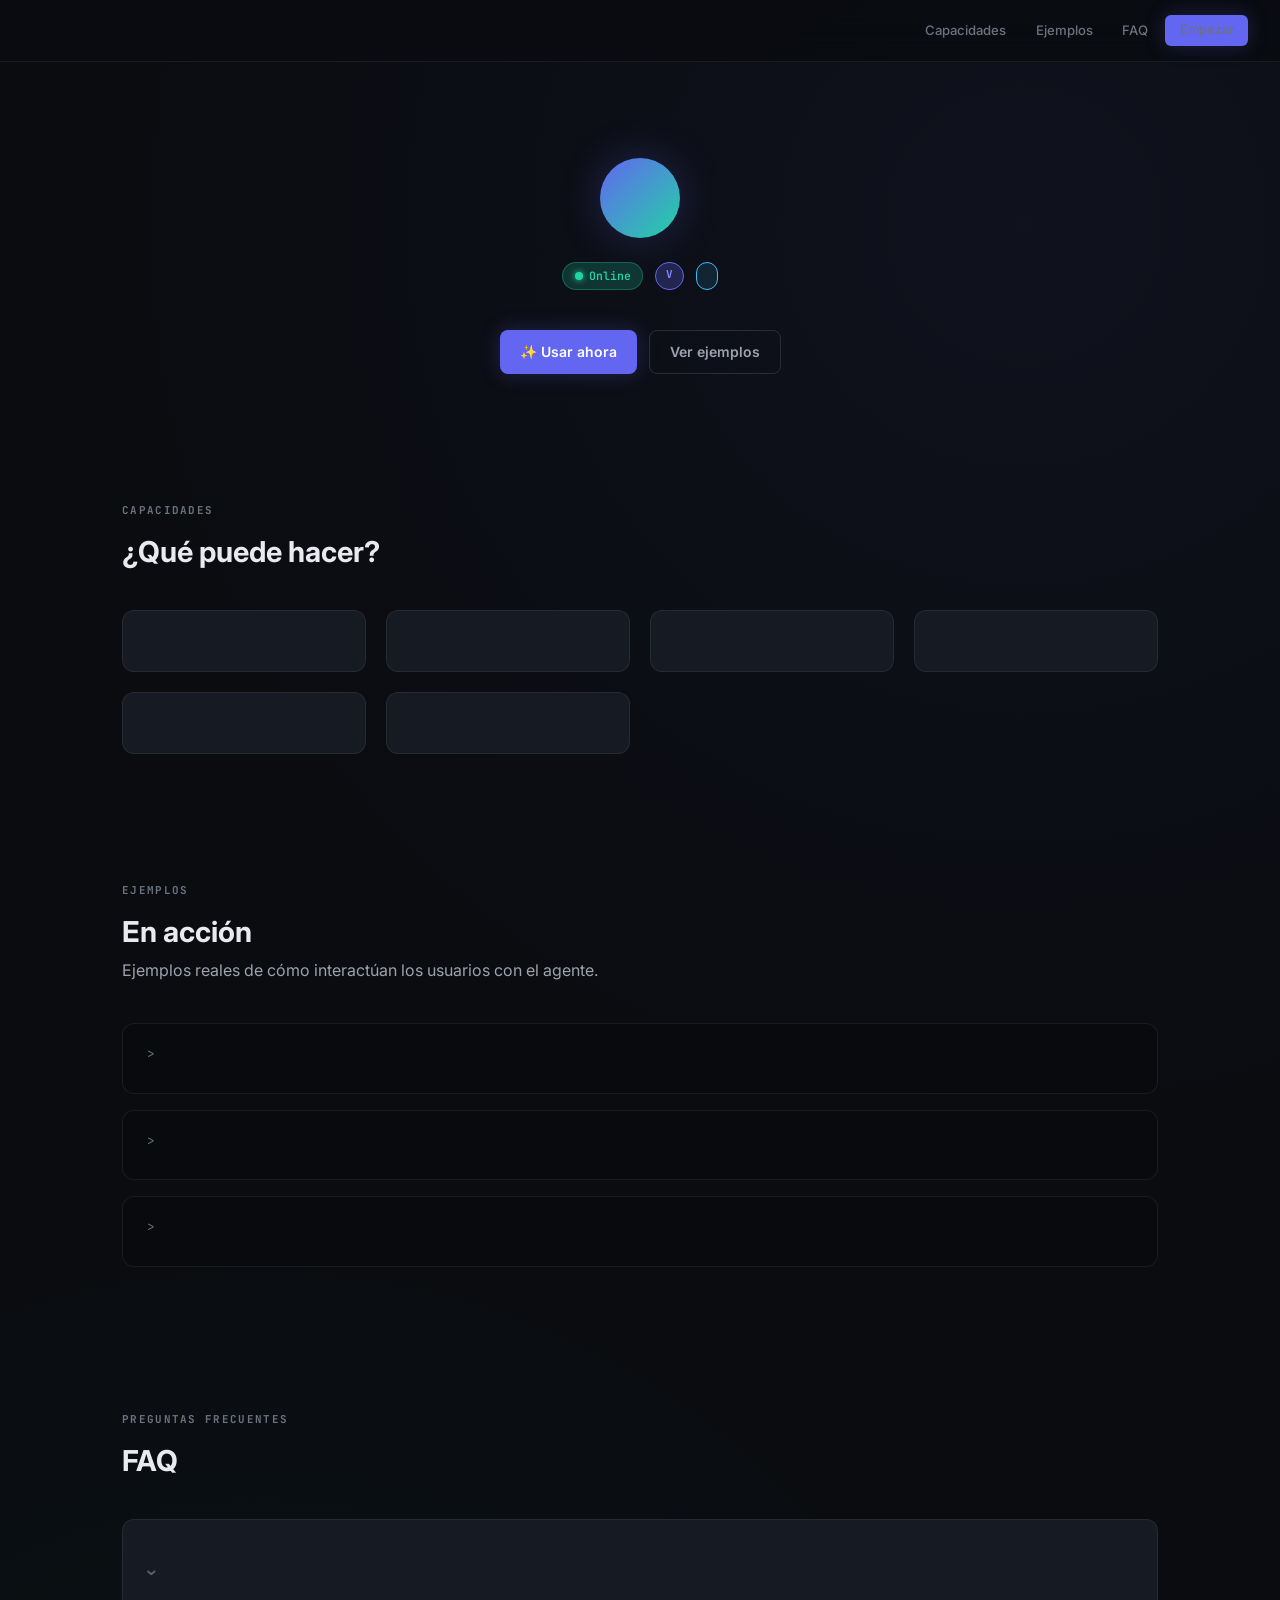
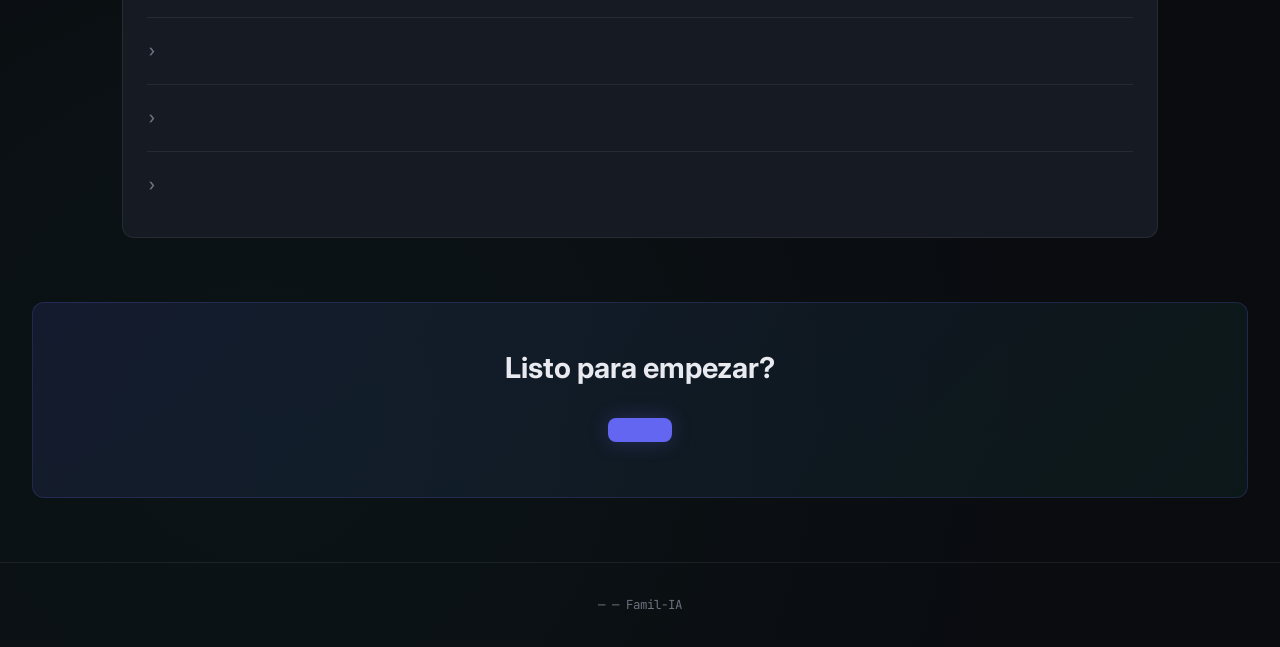
<file: templates/landing/index.html>
<!DOCTYPE html>
<html lang="es">
<head>
<meta charset="UTF-8">
<meta name="viewport" content="width=device-width, initial-scale=1.0">
<title><!-- AGENT_NAME --> — Agente IA</title>
<link rel="stylesheet" href="../../styles.css">
<style>
/* ── Landing-specific styles ── */
.hero-landing {
  max-width: 900px; margin: 0 auto;
  padding: 6rem 2rem 4rem;
  text-align: center;
}
.agent-avatar {
  width: 80px; height: 80px; border-radius: 50%; margin: 0 auto 1.5rem;
  background: linear-gradient(135deg, var(--accent), var(--green));
  display: flex; align-items: center; justify-content: center;
  font-size: 2rem; font-weight: 800; color: #fff;
  font-family: var(--mono);
  box-shadow: 0 0 40px var(--accent-glow);
}
.hero-landing h1 { font-size: clamp(2rem,5vw,3.2rem); margin-bottom: .75rem; }
.hero-landing .lead { font-size: 1.1rem; color: var(--soft); margin-bottom: 2rem; max-width: 560px; margin-left: auto; margin-right: auto; }
.hero-landing .hero-meta { display: flex; gap: .75rem; justify-content: center; flex-wrap: wrap; margin-bottom: 2.5rem; }

/* Capabilities */
.cap-card {
  background: var(--card); border: 1px solid var(--border);
  border-radius: var(--radius); padding: 1.5rem;
  transition: border-color .2s, box-shadow .2s;
}
.cap-card:hover { border-color: var(--accent); box-shadow: 0 0 20px var(--accent-glow); }
.cap-icon { font-size: 1.5rem; margin-bottom: .75rem; }
.cap-card h3 { margin-bottom: .4rem; }
.cap-card p { font-size: .875rem; }

/* Examples */
.example-block {
  background: #080a0e; border: 1px solid var(--border);
  border-radius: var(--radius); padding: 1.25rem 1.5rem;
  margin-bottom: 1rem;
}
.example-prompt {
  font-family: var(--mono); font-size: .8rem;
  color: var(--accent-mid); margin-bottom: .5rem;
}
.example-prompt::before { content: '> '; color: var(--muted); }
.example-response { font-size: .875rem; color: var(--soft); }

/* FAQ */
.faq-item { border-bottom: 1px solid var(--border); padding: 1.25rem 0; cursor: pointer; }
.faq-item:last-child { border-bottom: none; }
.faq-q { display: flex; justify-content: space-between; align-items: center; font-weight: 600; }
.faq-arrow { color: var(--muted); transition: transform .2s; font-family: var(--mono); }
.faq-item.open .faq-arrow { transform: rotate(90deg); }
.faq-a { display: none; color: var(--soft); font-size: .9rem; margin-top: .75rem; }
.faq-item.open .faq-a { display: block; }

/* CTA */
.cta-band {
  background: linear-gradient(135deg, rgba(99,102,241,.12), rgba(34,211,165,.06));
  border: 1px solid rgba(99,102,241,.2);
  border-radius: var(--radius); padding: 3rem 2rem;
  text-align: center; margin: 0 2rem;
}
</style>
</head>
<body>

<nav class="nav">
  <div class="nav-brand"><!-- AGENT_HANDLE --></div>
  <div class="nav-links">
    <a href="#capabilities"><span>Capacidades</span></a>
    <a href="#examples"><span>Ejemplos</span></a>
    <a href="#faq"><span>FAQ</span></a>
    <a href="#cta" class="btn btn-primary" style="padding:.35rem .9rem;font-size:.8rem">Empezar</a>
  </div>
</nav>

<!-- HERO -->
<section class="hero-landing fade-in">
  <div class="agent-avatar"><!-- AGENT_INITIAL --></div>
  <div class="hero-meta">
    <span class="status-badge online"><span class="dot pulse"></span> Online</span>
    <span class="tag">v<!-- AGENT_VERSION --></span>
    <span class="tag blue"><!-- AGENT_CATEGORY --></span>
  </div>
  <h1><!-- AGENT_NAME --></h1>
  <p class="lead"><!-- AGENT_DESCRIPTION --></p>
  <div style="display:flex;gap:.75rem;justify-content:center;flex-wrap:wrap">
    <a href="#cta" class="btn btn-primary">&#x2728; Usar ahora</a>
    <a href="#examples" class="btn btn-ghost">Ver ejemplos</a>
  </div>
</section>

<!-- CAPABILITIES -->
<section class="section" id="capabilities">
  <div class="section-label">Capacidades</div>
  <h2 class="section-title">&#x00BF;Qu&#x00E9; puede hacer?</h2>
  <p class="section-subtitle"><!-- CAPABILITIES_INTRO --></p>

  <div class="grid g3">
    <div class="cap-card">
      <div class="cap-icon"><!-- CAP1_ICON --></div>
      <h3><!-- CAP1_TITLE --></h3>
      <p><!-- CAP1_DESC --></p>
    </div>
    <div class="cap-card">
      <div class="cap-icon"><!-- CAP2_ICON --></div>
      <h3><!-- CAP2_TITLE --></h3>
      <p><!-- CAP2_DESC --></p>
    </div>
    <div class="cap-card">
      <div class="cap-icon"><!-- CAP3_ICON --></div>
      <h3><!-- CAP3_TITLE --></h3>
      <p><!-- CAP3_DESC --></p>
    </div>
    <div class="cap-card">
      <div class="cap-icon"><!-- CAP4_ICON --></div>
      <h3><!-- CAP4_TITLE --></h3>
      <p><!-- CAP4_DESC --></p>
    </div>
    <div class="cap-card">
      <div class="cap-icon"><!-- CAP5_ICON --></div>
      <h3><!-- CAP5_TITLE --></h3>
      <p><!-- CAP5_DESC --></p>
    </div>
    <div class="cap-card">
      <div class="cap-icon"><!-- CAP6_ICON --></div>
      <h3><!-- CAP6_TITLE --></h3>
      <p><!-- CAP6_DESC --></p>
    </div>
  </div>
</section>

<!-- EXAMPLES -->
<section class="section" id="examples">
  <div class="section-label">Ejemplos</div>
  <h2 class="section-title">En acci&#x00F3;n</h2>
  <p class="section-subtitle">Ejemplos reales de c&#x00F3;mo interact&#x00FA;an los usuarios con el agente.</p>

  <div class="example-block">
    <div class="example-prompt"><!-- EXAMPLE1_PROMPT --></div>
    <div class="example-response"><!-- EXAMPLE1_RESPONSE --></div>
  </div>
  <div class="example-block">
    <div class="example-prompt"><!-- EXAMPLE2_PROMPT --></div>
    <div class="example-response"><!-- EXAMPLE2_RESPONSE --></div>
  </div>
  <div class="example-block">
    <div class="example-prompt"><!-- EXAMPLE3_PROMPT --></div>
    <div class="example-response"><!-- EXAMPLE3_RESPONSE --></div>
  </div>
</section>

<!-- FAQ -->
<section class="section" id="faq">
  <div class="section-label">Preguntas frecuentes</div>
  <h2 class="section-title">FAQ</h2>
  <p class="section-subtitle"></p>

  <div class="card">
    <div class="faq-item open" onclick="toggleFaq(this)">
      <div class="faq-q"><!-- FAQ1_Q --> <span class="faq-arrow">&#x203A;</span></div>
      <div class="faq-a"><!-- FAQ1_A --></div>
    </div>
    <div class="faq-item" onclick="toggleFaq(this)">
      <div class="faq-q"><!-- FAQ2_Q --> <span class="faq-arrow">&#x203A;</span></div>
      <div class="faq-a"><!-- FAQ2_A --></div>
    </div>
    <div class="faq-item" onclick="toggleFaq(this)">
      <div class="faq-q"><!-- FAQ3_Q --> <span class="faq-arrow">&#x203A;</span></div>
      <div class="faq-a"><!-- FAQ3_A --></div>
    </div>
    <div class="faq-item" onclick="toggleFaq(this)">
      <div class="faq-q"><!-- FAQ4_Q --> <span class="faq-arrow">&#x203A;</span></div>
      <div class="faq-a"><!-- FAQ4_A --></div>
    </div>
  </div>
</section>

<!-- CTA -->
<section class="section" id="cta" style="padding-top:0;padding-left:0;padding-right:0;max-width:100%">
  <div class="cta-band">
    <h2 style="margin-bottom:.5rem">Listo para empezar?</h2>
    <p style="margin-bottom:2rem;max-width:480px;margin-left:auto;margin-right:auto"><!-- CTA_DESC --></p>
    <a href="<!-- CTA_URL -->" class="btn btn-primary" style="font-size:1rem;padding:.75rem 2rem"><!-- CTA_BTN --></a>
  </div>
</section>

<footer class="footer">
  <!-- AGENT_NAME --> &mdash; <!-- AGENT_HANDLE --> &mdash; Famil-IA
</footer>

<script>
function toggleFaq(el) {
  el.classList.toggle('open');
}
</script>
</body>
</html>
</file>
<file: styles.css>
/* ==========================================================
   AGENT WEB KIT — Design System
   Dark theme, JetBrains Mono + Inter
   ========================================================== */

@import url('https://fonts.googleapis.com/css2?family=Inter:wght@400;500;600;700;800&family=JetBrains+Mono:wght@400;500;700&display=swap');

:root {
  /* Colors */
  --bg:         #0a0c10;
  --surface:    #111318;
  --card:       #161a22;
  --border:     rgba(255,255,255,.07);
  --border-mid: rgba(255,255,255,.12);

  --ink:        #e8eaf0;
  --muted:      #6b7280;
  --soft:       #9ca3af;

  --accent:     #6366f1;   /* indigo */
  --accent-mid: #818cf8;
  --accent-glow:rgba(99,102,241,.25);
  --green:      #22d3a5;
  --green-glow: rgba(34,211,165,.2);
  --amber:      #f59e0b;
  --red:        #f87171;
  --blue:       #38bdf8;

  /* Typography */
  --font:       'Inter', system-ui, sans-serif;
  --mono:       'JetBrains Mono', monospace;

  /* Sizing */
  --radius:     12px;
  --radius-sm:  8px;
  --shadow:     0 4px 24px rgba(0,0,0,.4);
  --shadow-lg:  0 8px 48px rgba(0,0,0,.6);
}

*, *::before, *::after { box-sizing: border-box; margin: 0; padding: 0; }

html { scroll-behavior: smooth; }

body {
  font-family: var(--font);
  background: var(--bg);
  color: var(--ink);
  line-height: 1.6;
  min-height: 100vh;
  background-image: radial-gradient(circle at 80% 10%, rgba(99,102,241,.06), transparent 40%),
                    radial-gradient(circle at 20% 90%, rgba(34,211,165,.04), transparent 35%);
}

/* ── Typography ── */
h1,h2,h3,h4 { font-weight: 700; line-height: 1.2; }
h1 { font-size: clamp(1.8rem, 4vw, 2.8rem); }
h2 { font-size: clamp(1.3rem, 3vw, 1.8rem); }
h3 { font-size: 1.1rem; }
p  { color: var(--soft); }
a  { color: var(--accent-mid); text-decoration: none; }
a:hover { color: var(--ink); }
code, .mono { font-family: var(--mono); font-size: .85em; }

/* ── Utility ── */
.tag {
  display: inline-block;
  font-family: var(--mono);
  font-size: .68rem;
  font-weight: 700;
  letter-spacing: .08em;
  text-transform: uppercase;
  padding: .2rem .6rem;
  border-radius: 99px;
  border: 1px solid var(--accent);
  color: var(--accent-mid);
  background: var(--accent-glow);
}
.tag.green  { border-color: var(--green); color: var(--green); background: var(--green-glow); }
.tag.amber  { border-color: var(--amber); color: var(--amber); background: rgba(245,158,11,.15); }
.tag.blue   { border-color: var(--blue);  color: var(--blue);  background: rgba(56,189,248,.12); }
.tag.muted  { border-color: var(--border-mid); color: var(--muted); background: none; }

.dot {
  display: inline-block;
  width: 8px; height: 8px;
  border-radius: 50%;
  background: var(--green);
  box-shadow: 0 0 6px var(--green);
}
.dot.amber { background: var(--amber); box-shadow: 0 0 6px var(--amber); }
.dot.red   { background: var(--red);   box-shadow: 0 0 6px var(--red); }

/* ── Cards ── */
.card {
  background: var(--card);
  border: 1px solid var(--border);
  border-radius: var(--radius);
  padding: 1.25rem 1.5rem;
  transition: border-color .2s, box-shadow .2s;
}
.card:hover {
  border-color: var(--border-mid);
  box-shadow: 0 0 24px rgba(99,102,241,.1);
}

/* ── Buttons ── */
.btn {
  display: inline-flex; align-items: center; gap: .5rem;
  padding: .6rem 1.25rem;
  border-radius: var(--radius-sm);
  font-family: var(--font); font-size: .875rem; font-weight: 600;
  border: none; cursor: pointer; transition: all .2s;
  text-decoration: none;
}
.btn-primary {
  background: var(--accent);
  color: #fff;
  box-shadow: 0 0 20px var(--accent-glow);
}
.btn-primary:hover { background: var(--accent-mid); color: #fff; box-shadow: 0 0 28px rgba(99,102,241,.4); }
.btn-ghost {
  background: transparent;
  color: var(--soft);
  border: 1px solid var(--border-mid);
}
.btn-ghost:hover { color: var(--ink); border-color: var(--accent); }

/* ── Nav ── */
.nav {
  position: sticky; top: 0; z-index: 100;
  display: flex; align-items: center; gap: 1rem;
  padding: .9rem 2rem;
  background: rgba(10,12,16,.88);
  backdrop-filter: blur(16px);
  border-bottom: 1px solid var(--border);
}
.nav-brand {
  font-family: var(--mono); font-weight: 700; font-size: .9rem;
  color: var(--ink); letter-spacing: .04em;
}
.nav-brand span { color: var(--accent-mid); }
.nav-links { display: flex; align-items: center; gap: .25rem; margin-left: auto; }
.nav-links a {
  font-size: .82rem; font-weight: 500; color: var(--muted);
  padding: .35rem .8rem; border-radius: 6px; transition: all .15s;
}
.nav-links a:hover { color: var(--ink); background: rgba(255,255,255,.05); }
.nav-links a.active { color: var(--accent-mid); }

/* ── Section ── */
.section { padding: 4rem 2rem; max-width: 1100px; margin: 0 auto; }
.section-label {
  font-family: var(--mono); font-size: .68rem; font-weight: 700;
  letter-spacing: .12em; text-transform: uppercase; color: var(--muted);
  margin-bottom: 1rem;
}
.section-title { margin-bottom: .5rem; }
.section-subtitle { color: var(--soft); margin-bottom: 2.5rem; max-width: 540px; }

/* ── Grid ── */
.grid { display: grid; gap: 1.25rem; }
.g2 { grid-template-columns: repeat(auto-fit, minmax(280px,1fr)); }
.g3 { grid-template-columns: repeat(auto-fit, minmax(220px,1fr)); }
.g4 { grid-template-columns: repeat(auto-fit, minmax(180px,1fr)); }

/* ── Code block ── */
.codeblock {
  background: #080a0e;
  border: 1px solid var(--border);
  border-radius: var(--radius-sm);
  padding: 1rem 1.25rem;
  font-family: var(--mono); font-size: .8rem;
  color: #a5b4fc;
  overflow-x: auto;
  line-height: 1.7;
}
.codeblock .cm { color: var(--muted); }
.codeblock .cs { color: var(--green); }
.codeblock .ck { color: #f472b6; }
.codeblock .cv { color: var(--amber); }

/* ── Status badge ── */
.status-badge {
  display: inline-flex; align-items: center; gap: .4rem;
  font-family: var(--mono); font-size: .72rem; font-weight: 600;
  padding: .25rem .7rem; border-radius: 99px;
}
.status-badge.online { background: var(--green-glow); color: var(--green); border: 1px solid rgba(34,211,165,.3); }
.status-badge.busy   { background: rgba(245,158,11,.15); color: var(--amber); border: 1px solid rgba(245,158,11,.3); }
.status-badge.offline{ background: rgba(248,113,113,.1); color: var(--red); border: 1px solid rgba(248,113,113,.25); }

/* ── Footer ── */
.footer {
  text-align: center;
  padding: 2rem;
  font-size: .78rem;
  color: var(--muted);
  border-top: 1px solid var(--border);
  font-family: var(--mono);
}

/* ── Animations ── */
@keyframes pulse-dot {
  0%,100% { box-shadow: 0 0 4px var(--green); }
  50%      { box-shadow: 0 0 10px var(--green), 0 0 20px var(--green-glow); }
}
.dot.pulse { animation: pulse-dot 2s ease-in-out infinite; }

@keyframes fade-in {
  from { opacity: 0; transform: translateY(10px); }
  to   { opacity: 1; transform: translateY(0); }
}
.fade-in { animation: fade-in .5s ease both; }

/* ── Responsive ── */
@media (max-width: 600px) {
  .nav { padding: .75rem 1rem; }
  .section { padding: 2.5rem 1rem; }
  .nav-links a span { display: none; }
}
</file>
